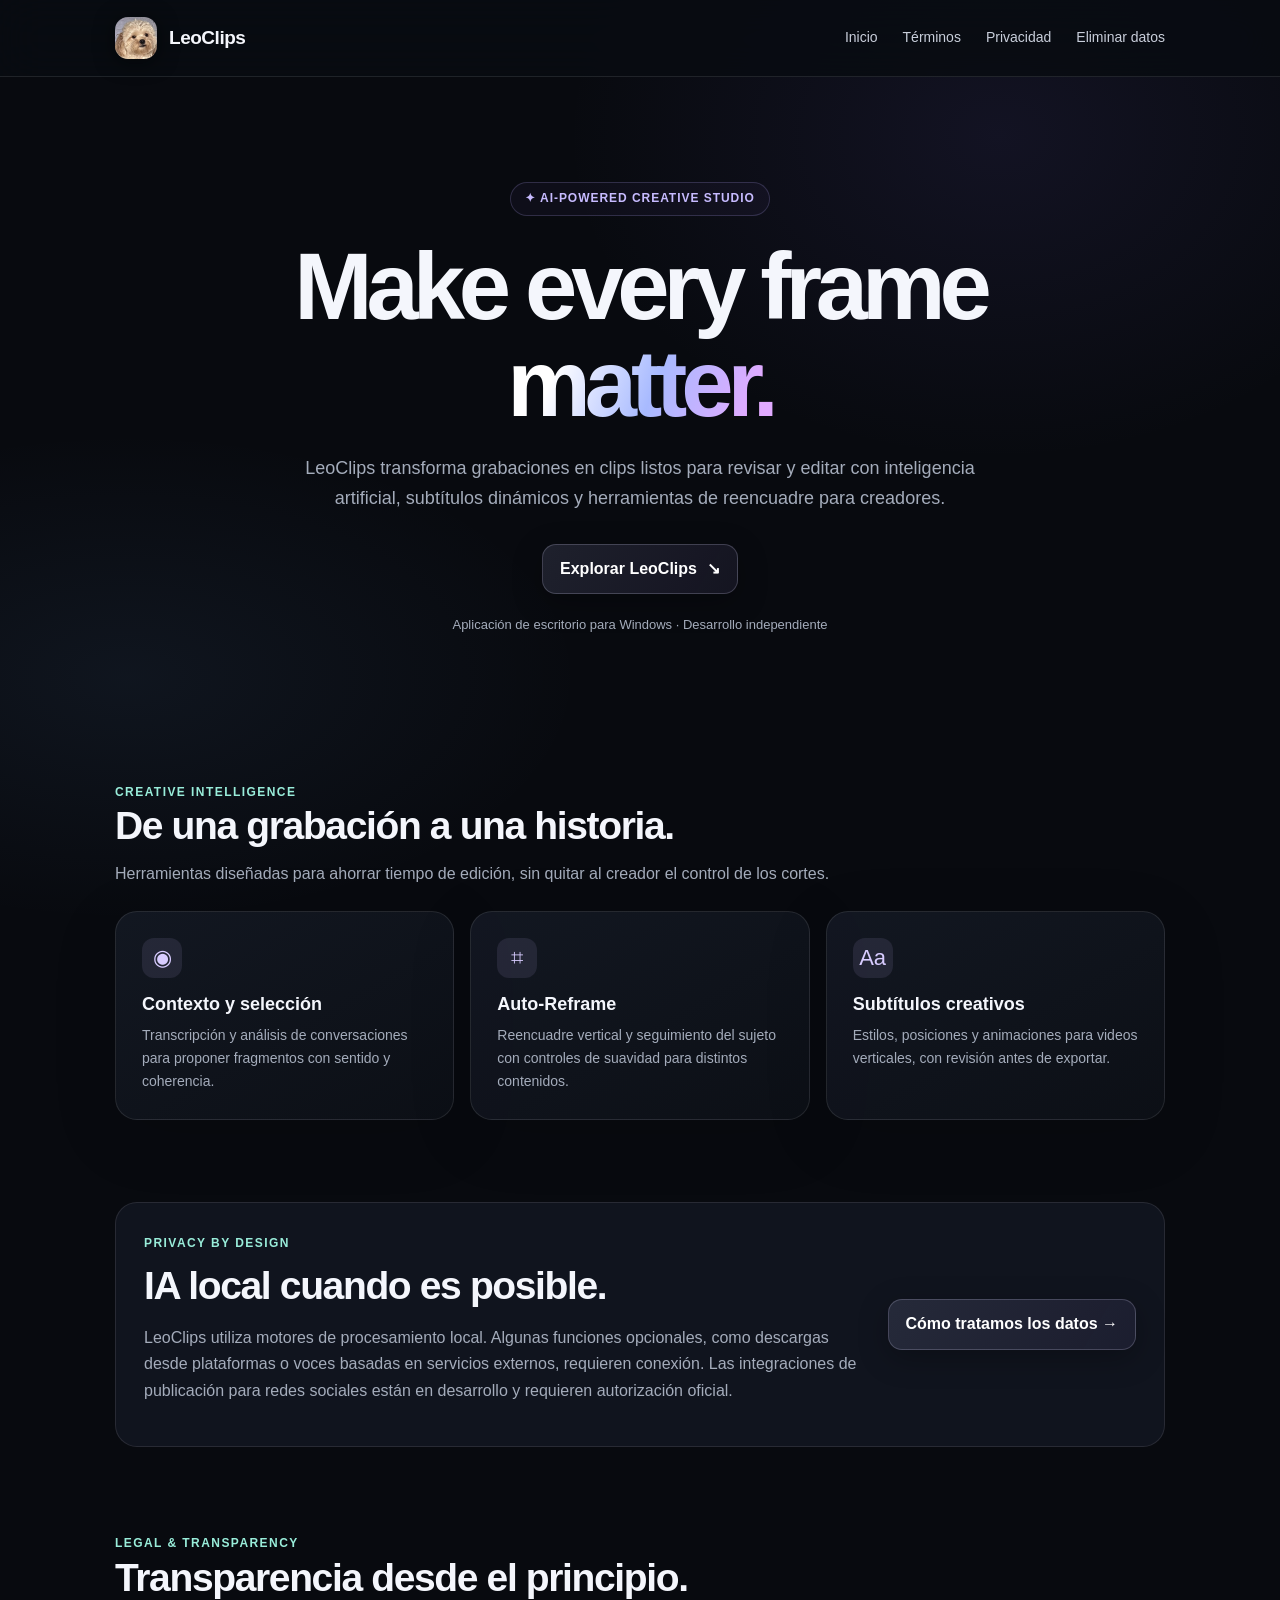
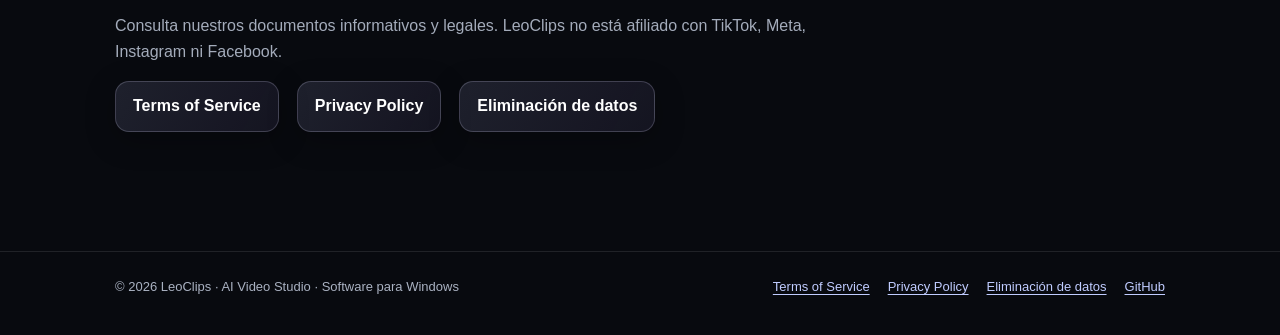
<file: index.html>
<!doctype html>
<html lang="es">
<head><meta charset="utf-8"><meta name="viewport" content="width=device-width, initial-scale=1"><meta name="theme-color" content="#080a0f"><meta name="description" content="LeoClips: edición inteligente de clips, reencuadre y subtítulos para creadores en Windows."><title>LeoClips — AI Creative Studio</title><link rel="icon" type="image/png" href="assets/favicon.png?v=2"><link rel="stylesheet" href="styles.css"></head><body>
<header class="site-header"><div class="wrap nav"><a class="brand" href="index.html"><img src="assets/leoclips-icon.webp?v=2" alt="LeoClips logo" width="42" height="42"> LeoClips</a><nav aria-label="Navegación principal"><a href="index.html">Inicio</a><a href="terms.html">Términos</a><a href="privacy.html">Privacidad</a><a href="data-deletion.html">Eliminar datos</a></nav></div></header><main><div class="wrap"><section class="hero"><span class="eyebrow">✦ AI-Powered Creative Studio</span><h1>Make every frame<br><span class="shine">matter.</span></h1><p>LeoClips transforma grabaciones en clips listos para revisar y editar con inteligencia artificial, subtítulos dinámicos y herramientas de reencuadre para creadores.</p><a class="pill" href="#funciones">Explorar LeoClips <span aria-hidden="true">↘</span></a><p style="font-size:13px;margin-top:20px">Aplicación de escritorio para Windows · Desarrollo independiente</p></section><section class="section" id="funciones"><span class="kicker">Creative intelligence</span><h2>De una grabación a una historia.</h2><p class="muted">Herramientas diseñadas para ahorrar tiempo de edición, sin quitar al creador el control de los cortes.</p><div class="cards"><article class="card"><span class="symbol" aria-hidden="true">◉</span><h3>Contexto y selección</h3><p>Transcripción y análisis de conversaciones para proponer fragmentos con sentido y coherencia.</p></article><article class="card"><span class="symbol" aria-hidden="true">⌗</span><h3>Auto-Reframe</h3><p>Reencuadre vertical y seguimiento del sujeto con controles de suavidad para distintos contenidos.</p></article><article class="card"><span class="symbol" aria-hidden="true">Aa</span><h3>Subtítulos creativos</h3><p>Estilos, posiciones y animaciones para videos verticales, con revisión antes de exportar.</p></article></div></section><section class="section"><div class="panel stack"><div style="flex:1;min-width:220px"><span class="kicker">Privacy by design</span><h2 style="margin-top:9px">IA local cuando es posible.</h2><p class="muted">LeoClips utiliza motores de procesamiento local. Algunas funciones opcionales, como descargas desde plataformas o voces basadas en servicios externos, requieren conexión. Las integraciones de publicación para redes sociales están en desarrollo y requieren autorización oficial.</p></div><a class="pill" href="privacy.html">Cómo tratamos los datos →</a></div></section><section class="section"><span class="kicker">Legal & transparency</span><h2>Transparencia desde el principio.</h2><p class="muted">Consulta nuestros documentos informativos y legales. LeoClips no está afiliado con TikTok, Meta, Instagram ni Facebook.</p><div class="stack"><a class="pill" href="terms.html">Terms of Service</a><a class="pill" href="privacy.html">Privacy Policy</a><a class="pill" href="data-deletion.html">Eliminación de datos</a></div></section></div></main><footer class="footer"><div class="wrap"><span>© 2026 LeoClips · AI Video Studio · Software para Windows</span><div class="footer-links"><a href="terms.html">Terms of Service</a><a href="privacy.html">Privacy Policy</a><a href="data-deletion.html">Eliminación de datos</a><a href="https://github.com" target="_blank" rel="noopener noreferrer">GitHub</a></div></div></footer>
</body></html>
</file>
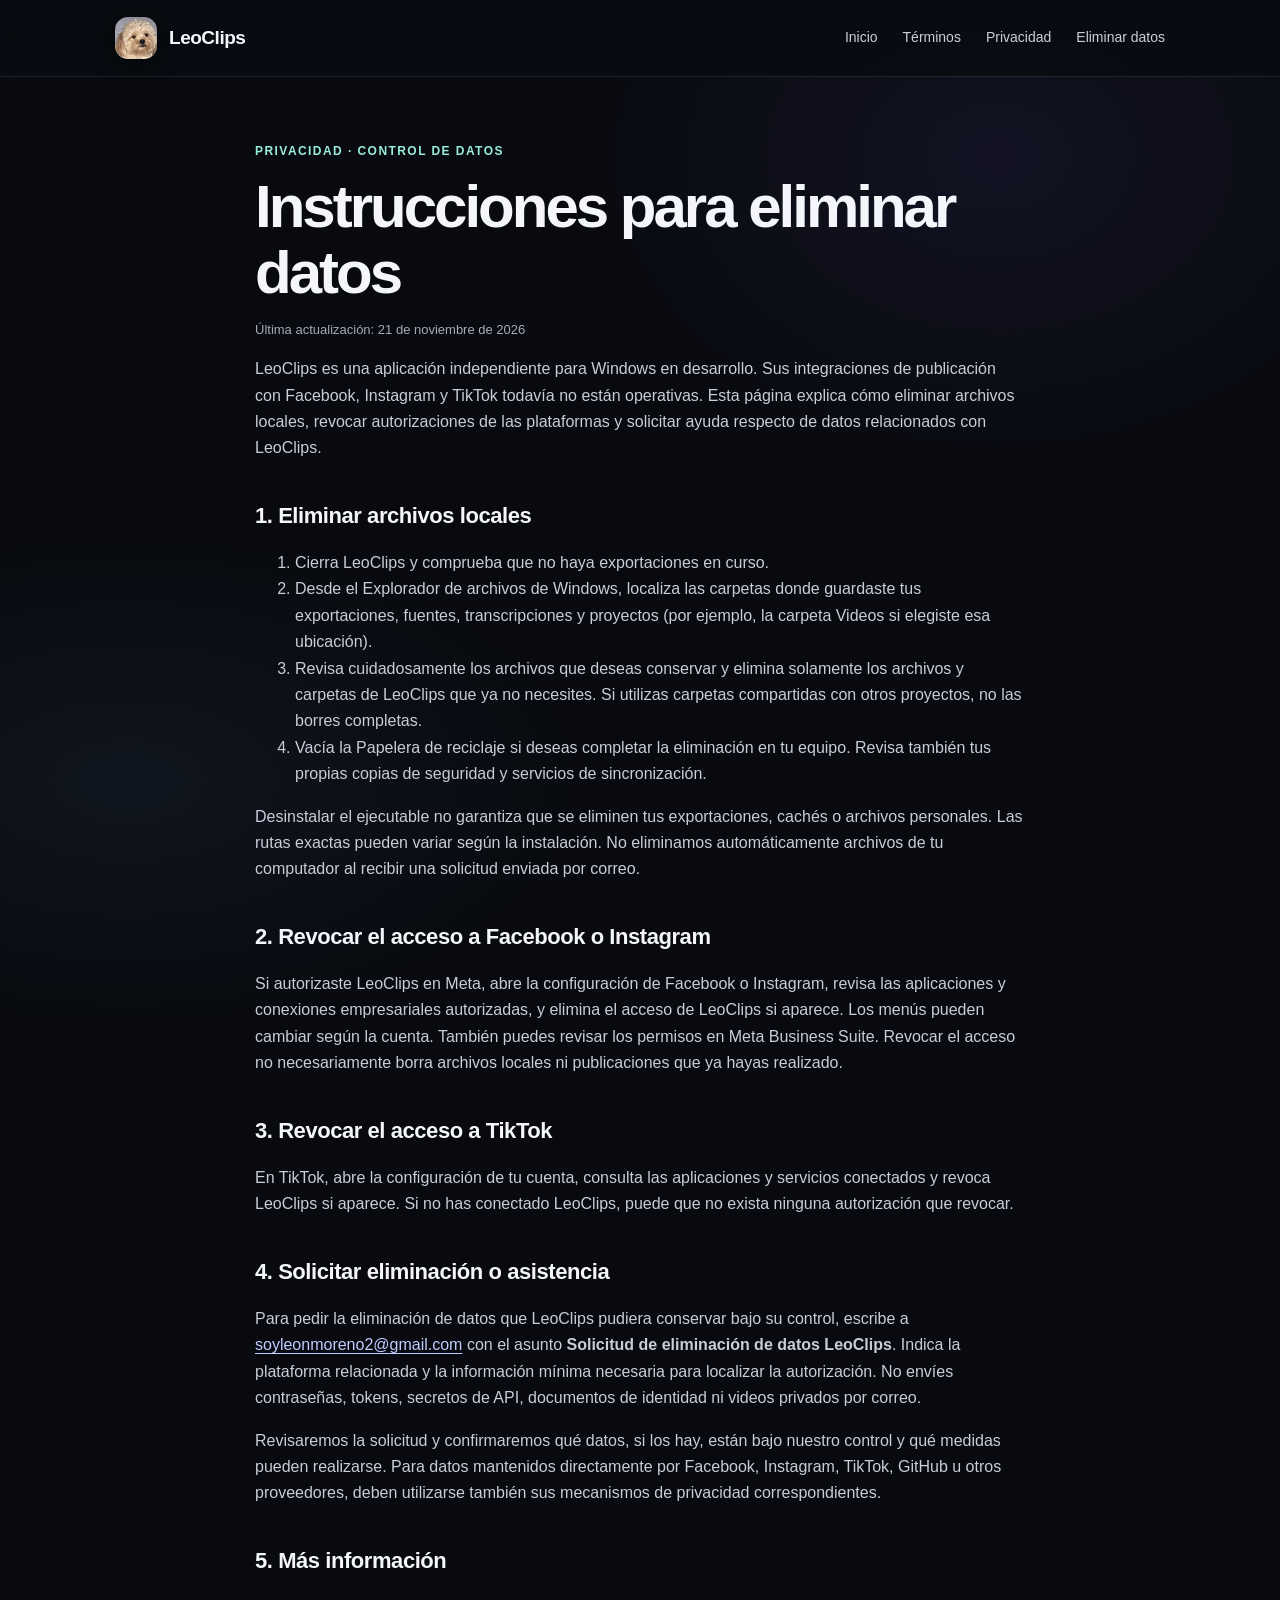
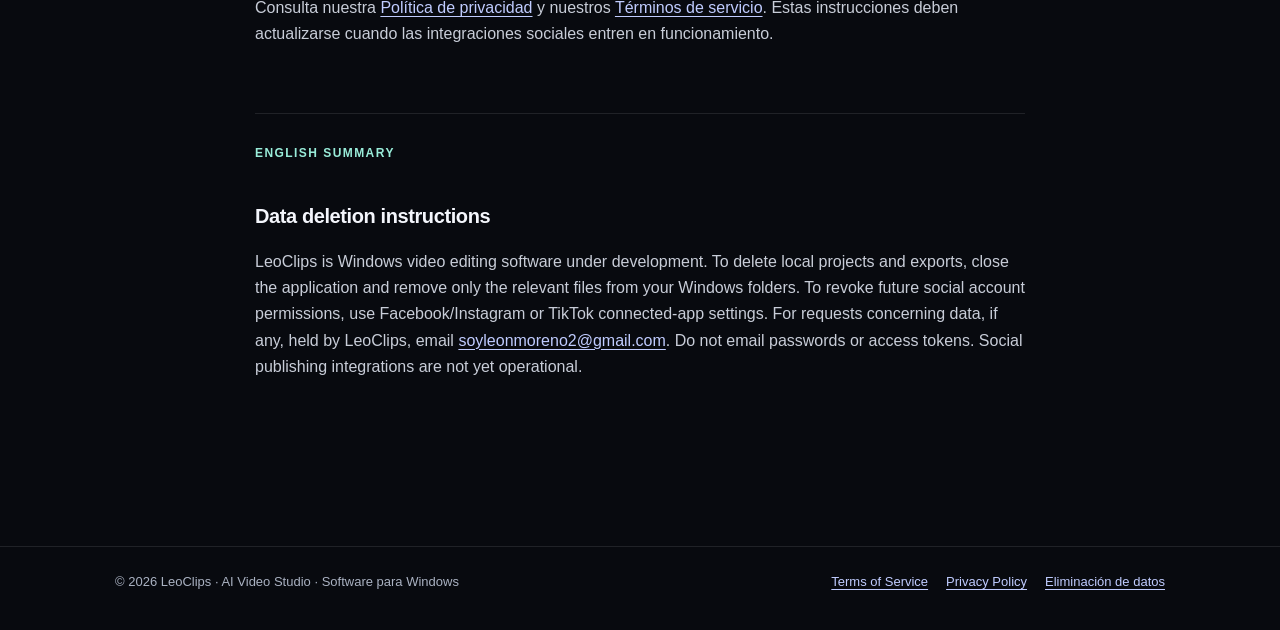
<file: data-deletion.html>
<!doctype html>
<html lang="es">
<head><meta charset="utf-8"><meta name="viewport" content="width=device-width, initial-scale=1"><meta name="theme-color" content="#080a0f"><meta name="description" content="Instrucciones para eliminar datos y revocar acceso de LeoClips."><title>Eliminación de datos — LeoClips</title><link rel="icon" type="image/png" href="assets/favicon.png?v=2"><link rel="stylesheet" href="styles.css"></head>
<body>
<header class="site-header"><div class="wrap nav"><a class="brand" href="index.html"><img src="assets/leoclips-icon.webp?v=2" alt="LeoClips logo" width="42" height="42"> LeoClips</a><nav aria-label="Navegación principal"><a href="index.html">Inicio</a><a href="terms.html">Términos</a><a href="privacy.html">Privacidad</a><a href="data-deletion.html">Eliminar datos</a></nav></div></header>
<main class="wrap legal"><div class="kicker">Privacidad · Control de datos</div><h1>Instrucciones para eliminar datos</h1><p class="date">Última actualización: 21 de noviembre de 2026</p>
<p>LeoClips es una aplicación independiente para Windows en desarrollo. Sus integraciones de publicación con Facebook, Instagram y TikTok todavía no están operativas. Esta página explica cómo eliminar archivos locales, revocar autorizaciones de las plataformas y solicitar ayuda respecto de datos relacionados con LeoClips.</p>
<h2>1. Eliminar archivos locales</h2>
<ol><li>Cierra LeoClips y comprueba que no haya exportaciones en curso.</li><li>Desde el Explorador de archivos de Windows, localiza las carpetas donde guardaste tus exportaciones, fuentes, transcripciones y proyectos (por ejemplo, la carpeta Videos si elegiste esa ubicación).</li><li>Revisa cuidadosamente los archivos que deseas conservar y elimina solamente los archivos y carpetas de LeoClips que ya no necesites. Si utilizas carpetas compartidas con otros proyectos, no las borres completas.</li><li>Vacía la Papelera de reciclaje si deseas completar la eliminación en tu equipo. Revisa también tus propias copias de seguridad y servicios de sincronización.</li></ol>
<p>Desinstalar el ejecutable no garantiza que se eliminen tus exportaciones, cachés o archivos personales. Las rutas exactas pueden variar según la instalación. No eliminamos automáticamente archivos de tu computador al recibir una solicitud enviada por correo.</p>
<h2>2. Revocar el acceso a Facebook o Instagram</h2>
<p>Si autorizaste LeoClips en Meta, abre la configuración de Facebook o Instagram, revisa las aplicaciones y conexiones empresariales autorizadas, y elimina el acceso de LeoClips si aparece. Los menús pueden cambiar según la cuenta. También puedes revisar los permisos en Meta Business Suite. Revocar el acceso no necesariamente borra archivos locales ni publicaciones que ya hayas realizado.</p>
<h2>3. Revocar el acceso a TikTok</h2>
<p>En TikTok, abre la configuración de tu cuenta, consulta las aplicaciones y servicios conectados y revoca LeoClips si aparece. Si no has conectado LeoClips, puede que no exista ninguna autorización que revocar.</p>
<h2>4. Solicitar eliminación o asistencia</h2>
<p>Para pedir la eliminación de datos que LeoClips pudiera conservar bajo su control, escribe a <a href="mailto:soyleonmoreno2@gmail.com?subject=Solicitud%20de%20eliminaci%C3%B3n%20de%20datos%20LeoClips">soyleonmoreno2@gmail.com</a> con el asunto <strong>Solicitud de eliminación de datos LeoClips</strong>. Indica la plataforma relacionada y la información mínima necesaria para localizar la autorización. No envíes contraseñas, tokens, secretos de API, documentos de identidad ni videos privados por correo.</p>
<p>Revisaremos la solicitud y confirmaremos qué datos, si los hay, están bajo nuestro control y qué medidas pueden realizarse. Para datos mantenidos directamente por Facebook, Instagram, TikTok, GitHub u otros proveedores, deben utilizarse también sus mecanismos de privacidad correspondientes.</p>
<h2>5. Más información</h2><p>Consulta nuestra <a href="privacy.html">Política de privacidad</a> y nuestros <a href="terms.html">Términos de servicio</a>. Estas instrucciones deben actualizarse cuando las integraciones sociales entren en funcionamiento.</p>
<section class="en" lang="en"><div class="kicker">English summary</div><h2>Data deletion instructions</h2><p>LeoClips is Windows video editing software under development. To delete local projects and exports, close the application and remove only the relevant files from your Windows folders. To revoke future social account permissions, use Facebook/Instagram or TikTok connected-app settings. For requests concerning data, if any, held by LeoClips, email <a href="mailto:soyleonmoreno2@gmail.com">soyleonmoreno2@gmail.com</a>. Do not email passwords or access tokens. Social publishing integrations are not yet operational.</p></section>
</main><footer class="footer"><div class="wrap"><span>© 2026 LeoClips · AI Video Studio · Software para Windows</span><div class="footer-links"><a href="terms.html">Terms of Service</a><a href="privacy.html">Privacy Policy</a><a href="data-deletion.html">Eliminación de datos</a></div></div></footer>
</body></html>
</file>
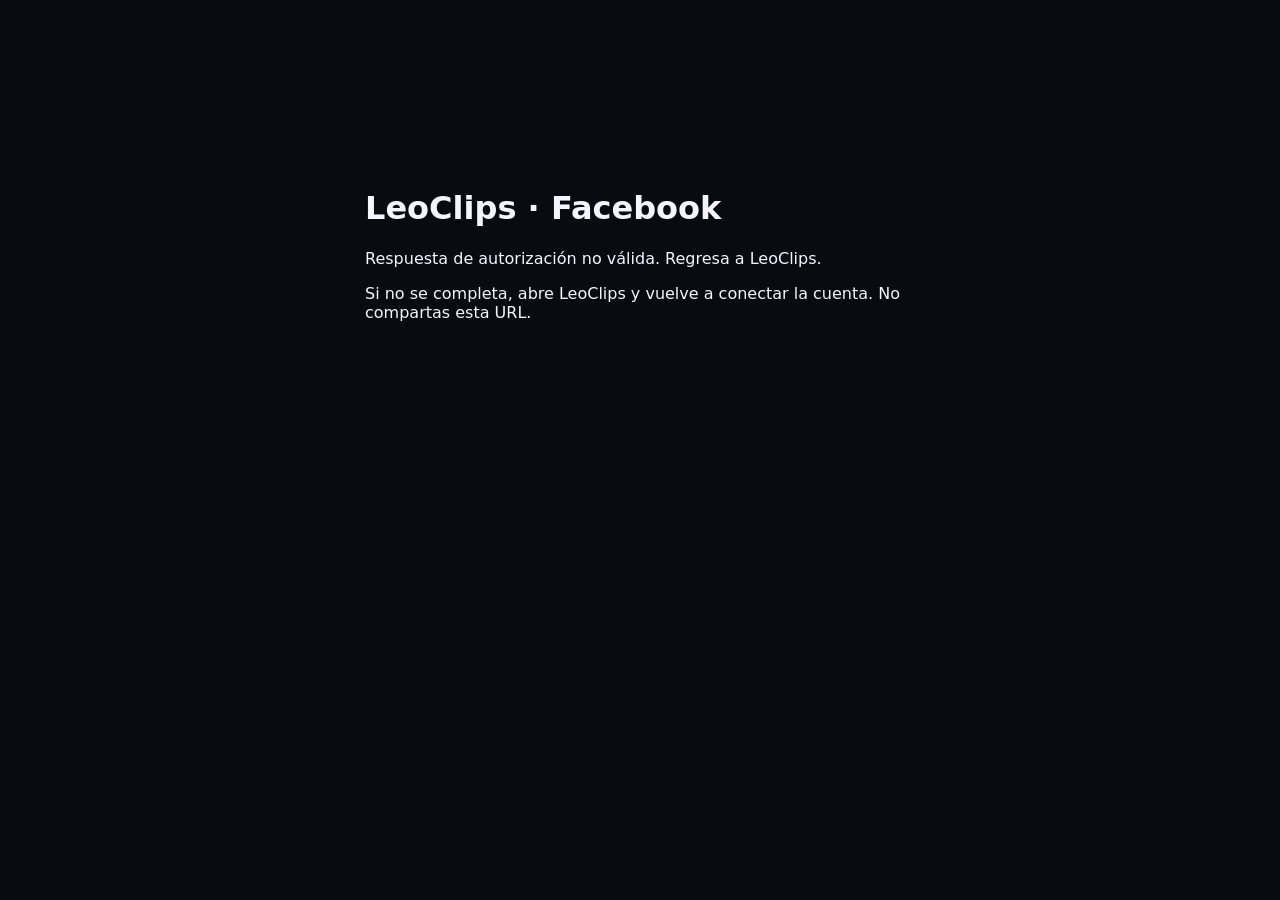
<file: facebook-oauth-callback.html>
<!doctype html><html lang="es"><head><meta charset="utf-8"><meta name="viewport" content="width=device-width,initial-scale=1"><meta name="referrer" content="no-referrer"><meta http-equiv="Content-Security-Policy" content="default-src 'none'; script-src 'sha256-gOfN8h6cliMSKU4TFoMI8XSJknA3dGtuqOJoZUVWxtU='; style-src 'unsafe-inline'; base-uri 'none'; form-action 'none'"><title>LeoClips | Autorización Facebook</title><style>html,body{background:#090b10;color:#f3f5ff;font-family:system-ui,sans-serif;margin:0}main{max-width:550px;margin:16vh auto;padding:24px}</style></head><body><main><h1>LeoClips · Facebook</h1><p id="message">Devolviendo autorización al programa de Windows…</p><p>Si no se completa, abre LeoClips y vuelve a conectar la cuenta. No compartas esta URL.</p></main><script>(()=>{const p=new URLSearchParams(location.search),next=new URLSearchParams();for(const k of ['code','state','error','error_reason','error_description'])if(p.has(k)&&p.getAll(k).length===1)next.set(k,p.get(k));if(!next.has('state')||(!next.has('code')&&!next.has('error'))){document.getElementById('message').textContent='Respuesta de autorización no válida. Regresa a LeoClips.';return;}location.replace('http://127.0.0.1:3456/callback/?'+next.toString());})();</script></body></html>
</file>
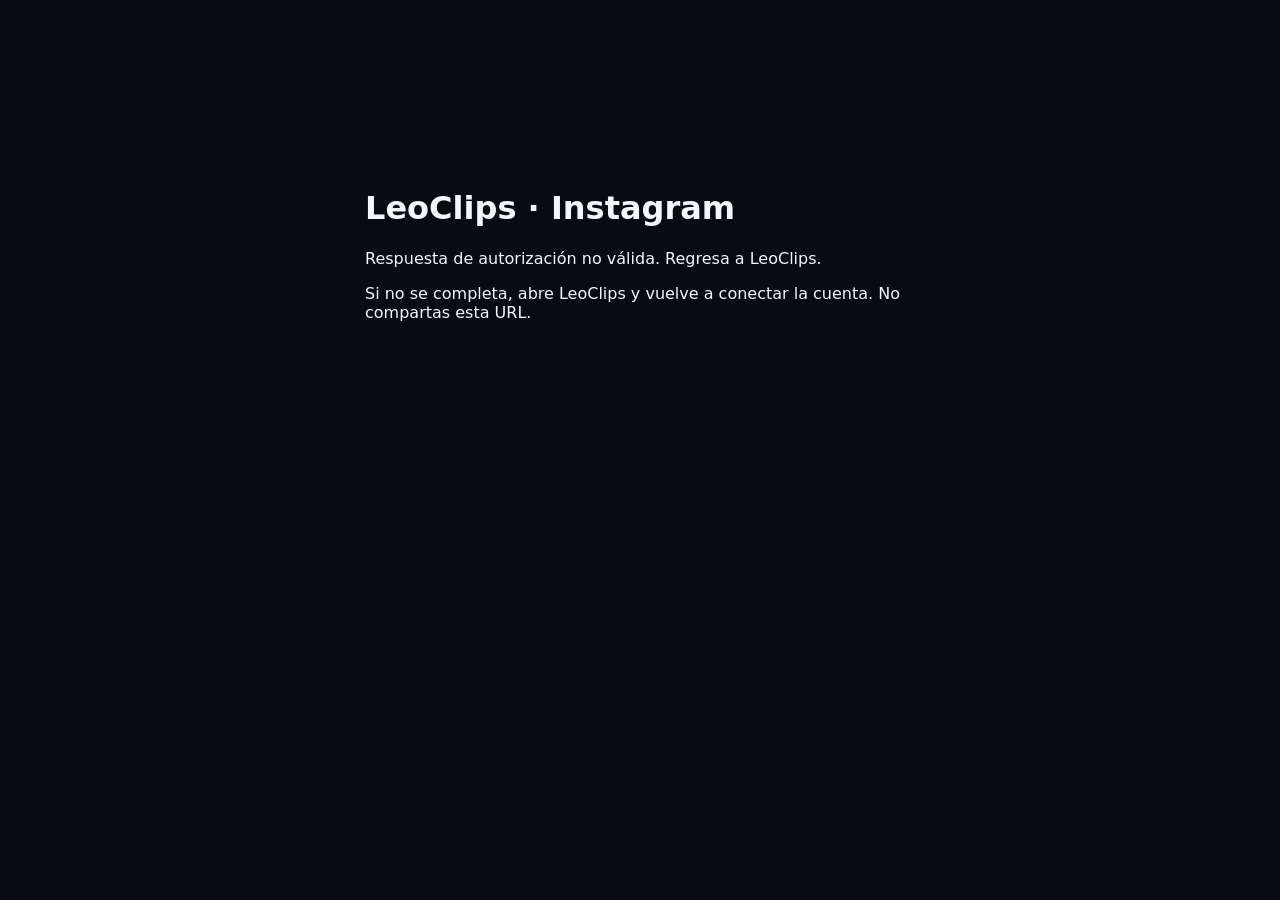
<file: instagram-oauth-callback.html>
<!doctype html><html lang="es"><head><meta charset="utf-8"><meta name="viewport" content="width=device-width,initial-scale=1"><meta name="referrer" content="no-referrer"><meta http-equiv="Content-Security-Policy" content="default-src 'none'; script-src 'sha256-ThfVizx2mYvHSL/rXpc4/aD+tboNZnpTC8V7XGUOMHA='; style-src 'unsafe-inline'; base-uri 'none'; form-action 'none'"><title>LeoClips | Autorización Instagram</title><style>html,body{background:#090b10;color:#f3f5ff;font-family:system-ui,sans-serif;margin:0}main{max-width:550px;margin:16vh auto;padding:24px}</style></head><body><main><h1>LeoClips · Instagram</h1><p id="message">Devolviendo autorización al programa de Windows…</p><p>Si no se completa, abre LeoClips y vuelve a conectar la cuenta. No compartas esta URL.</p></main><script>(()=>{const p=new URLSearchParams(location.search),next=new URLSearchParams();for(const k of ['code','state','error','error_reason','error_description'])if(p.has(k)&&p.getAll(k).length===1)next.set(k,p.get(k));if(!next.has('state')||(!next.has('code')&&!next.has('error'))){document.getElementById('message').textContent='Respuesta de autorización no válida. Regresa a LeoClips.';return;}location.replace('http://127.0.0.1:3457/callback/?'+next.toString());})();</script></body></html>
</file>
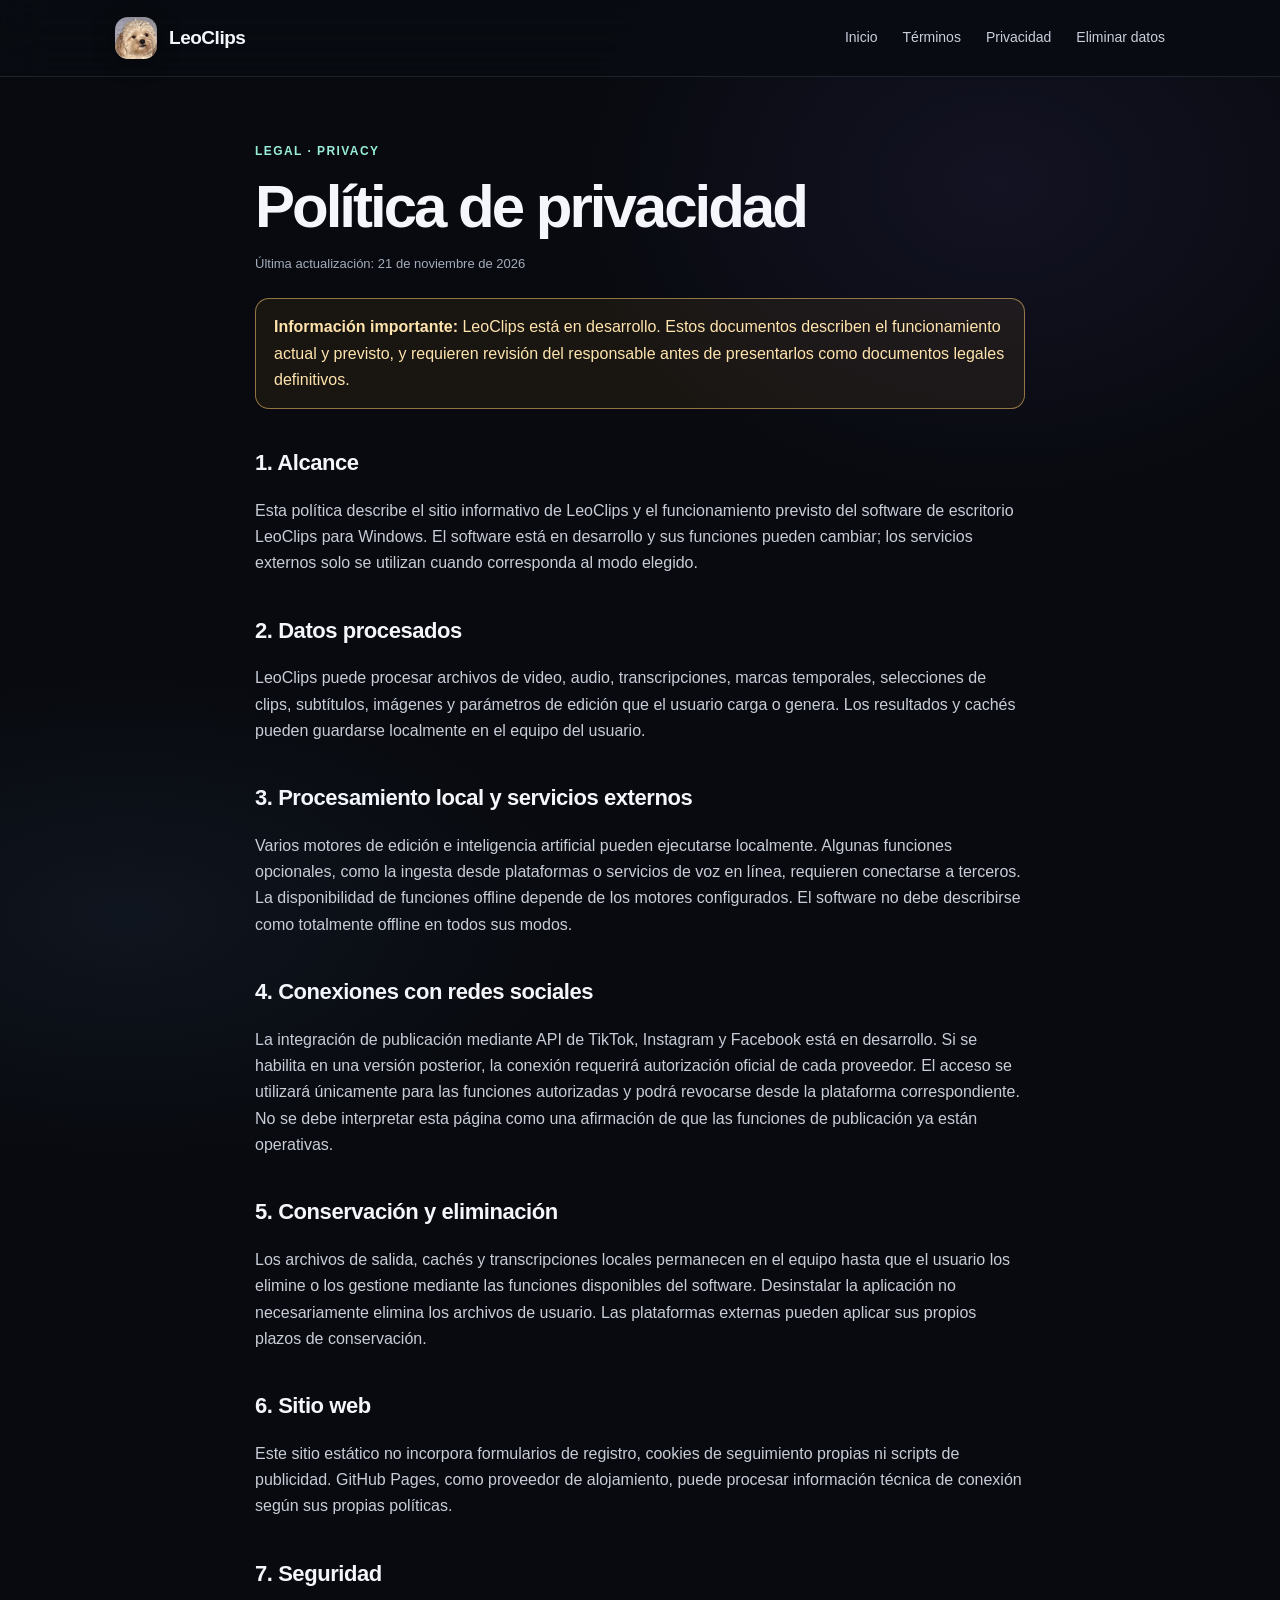
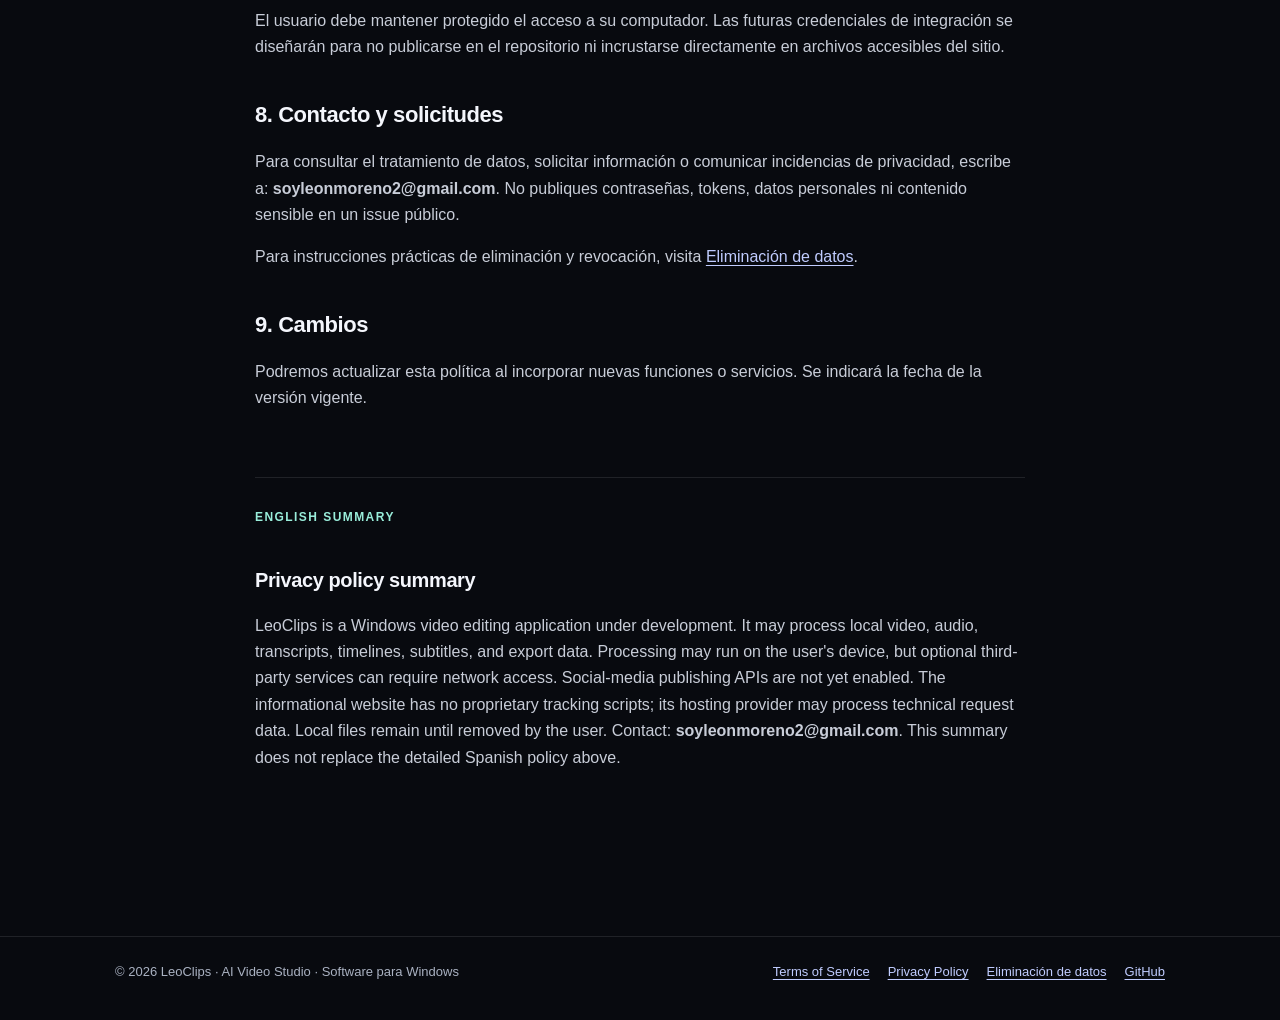
<file: privacy.html>
<!doctype html>
<html lang="es">
<head><meta charset="utf-8"><meta name="viewport" content="width=device-width, initial-scale=1"><meta name="theme-color" content="#080a0f"><meta name="description" content="Política de privacidad de LeoClips Studio: datos locales, servicios opcionales y conexiones."><title>Privacy Policy — LeoClips</title><link rel="icon" type="image/png" href="assets/favicon.png?v=2"><link rel="stylesheet" href="styles.css"></head><body>
<header class="site-header"><div class="wrap nav"><a class="brand" href="index.html"><img src="assets/leoclips-icon.webp?v=2" alt="LeoClips logo" width="42" height="42"> LeoClips</a><nav aria-label="Navegación principal"><a href="index.html">Inicio</a><a href="terms.html">Términos</a><a href="privacy.html">Privacidad</a><a href="data-deletion.html">Eliminar datos</a></nav></div></header><main class="wrap legal"><div class="kicker">Legal · Privacy</div><h1>Política de privacidad</h1><p class="date">Última actualización: 21 de noviembre de 2026</p><aside class="notice"><strong>Información importante:</strong> LeoClips está en desarrollo. Estos documentos describen el funcionamiento actual y previsto, y requieren revisión del responsable antes de presentarlos como documentos legales definitivos.</aside>
<h2>1. Alcance</h2><p>Esta política describe el sitio informativo de LeoClips y el funcionamiento previsto del software de escritorio LeoClips para Windows. El software está en desarrollo y sus funciones pueden cambiar; los servicios externos solo se utilizan cuando corresponda al modo elegido.</p>
<h2>2. Datos procesados</h2><p>LeoClips puede procesar archivos de video, audio, transcripciones, marcas temporales, selecciones de clips, subtítulos, imágenes y parámetros de edición que el usuario carga o genera. Los resultados y cachés pueden guardarse localmente en el equipo del usuario.</p>
<h2>3. Procesamiento local y servicios externos</h2><p>Varios motores de edición e inteligencia artificial pueden ejecutarse localmente. Algunas funciones opcionales, como la ingesta desde plataformas o servicios de voz en línea, requieren conectarse a terceros. La disponibilidad de funciones offline depende de los motores configurados. El software no debe describirse como totalmente offline en todos sus modos.</p>
<h2>4. Conexiones con redes sociales</h2><p>La integración de publicación mediante API de TikTok, Instagram y Facebook está en desarrollo. Si se habilita en una versión posterior, la conexión requerirá autorización oficial de cada proveedor. El acceso se utilizará únicamente para las funciones autorizadas y podrá revocarse desde la plataforma correspondiente. No se debe interpretar esta página como una afirmación de que las funciones de publicación ya están operativas.</p>
<h2>5. Conservación y eliminación</h2><p>Los archivos de salida, cachés y transcripciones locales permanecen en el equipo hasta que el usuario los elimine o los gestione mediante las funciones disponibles del software. Desinstalar la aplicación no necesariamente elimina los archivos de usuario. Las plataformas externas pueden aplicar sus propios plazos de conservación.</p>
<h2>6. Sitio web</h2><p>Este sitio estático no incorpora formularios de registro, cookies de seguimiento propias ni scripts de publicidad. GitHub Pages, como proveedor de alojamiento, puede procesar información técnica de conexión según sus propias políticas.</p>
<h2>7. Seguridad</h2><p>El usuario debe mantener protegido el acceso a su computador. Las futuras credenciales de integración se diseñarán para no publicarse en el repositorio ni incrustarse directamente en archivos accesibles del sitio.</p>
<h2>8. Contacto y solicitudes</h2><p>Para consultar el tratamiento de datos, solicitar información o comunicar incidencias de privacidad, escribe a: <strong>soyleonmoreno2@gmail.com</strong>. No publiques contraseñas, tokens, datos personales ni contenido sensible en un issue público.</p>
<p>Para instrucciones prácticas de eliminación y revocación, visita <a href="data-deletion.html">Eliminación de datos</a>.</p><h2>9. Cambios</h2><p>Podremos actualizar esta política al incorporar nuevas funciones o servicios. Se indicará la fecha de la versión vigente.</p>
<section class="en" lang="en"><div class="kicker">English summary</div><h2>Privacy policy summary</h2><p>LeoClips is a Windows video editing application under development. It may process local video, audio, transcripts, timelines, subtitles, and export data. Processing may run on the user's device, but optional third-party services can require network access. Social-media publishing APIs are not yet enabled. The informational website has no proprietary tracking scripts; its hosting provider may process technical request data. Local files remain until removed by the user. Contact: <strong>soyleonmoreno2@gmail.com</strong>. This summary does not replace the detailed Spanish policy above.</p></section></main><footer class="footer"><div class="wrap"><span>© 2026 LeoClips · AI Video Studio · Software para Windows</span><div class="footer-links"><a href="terms.html">Terms of Service</a><a href="privacy.html">Privacy Policy</a><a href="data-deletion.html">Eliminación de datos</a><a href="https://github.com" target="_blank" rel="noopener noreferrer">GitHub</a></div></div></footer>
</body></html>
</file>
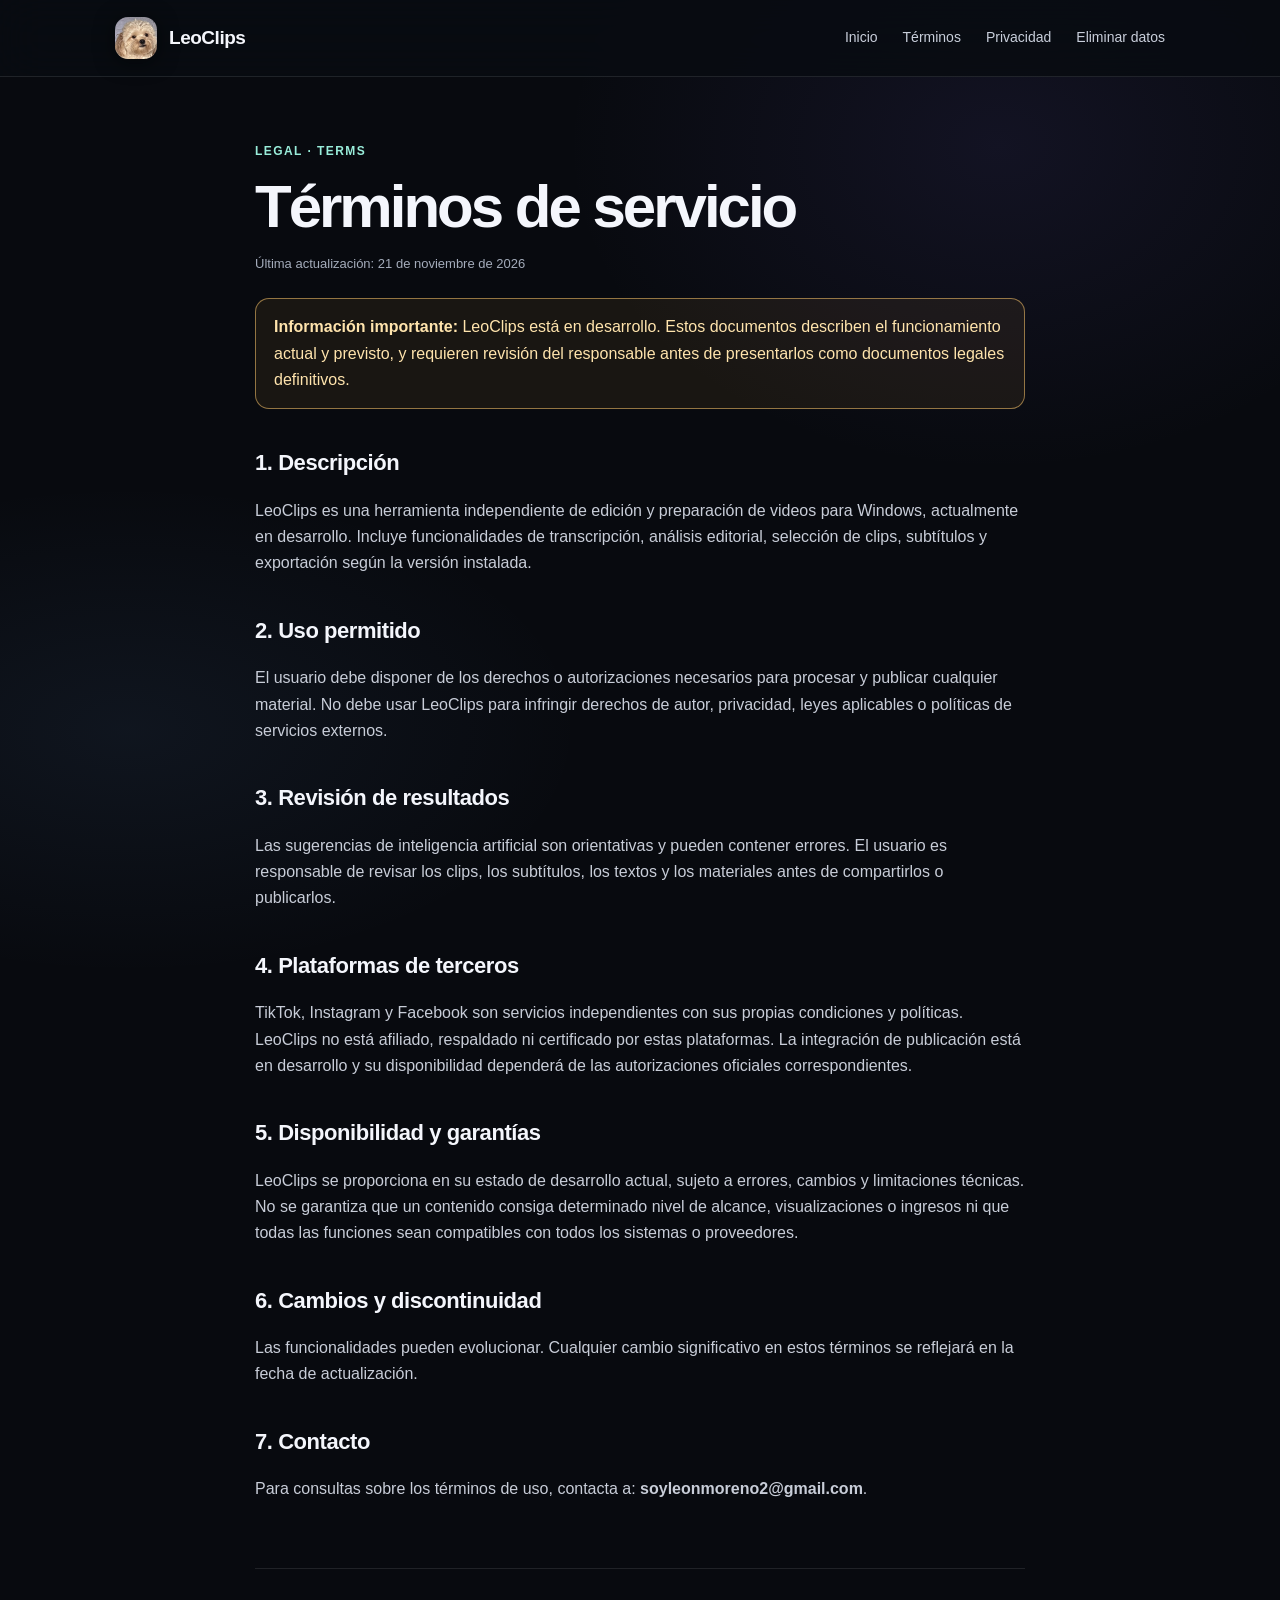
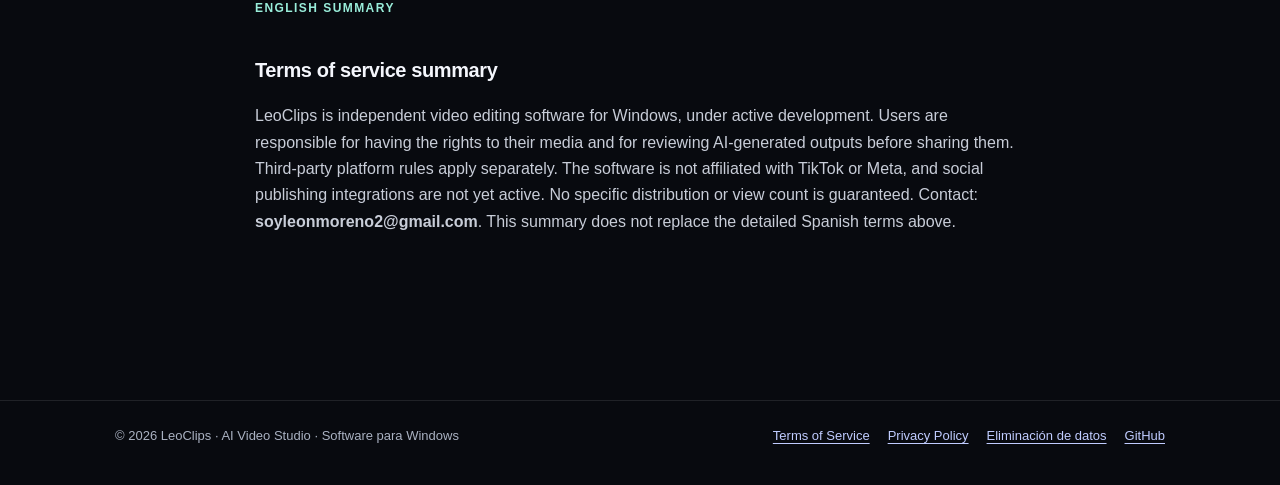
<file: terms.html>
<!doctype html>
<html lang="es">
<head><meta charset="utf-8"><meta name="viewport" content="width=device-width, initial-scale=1"><meta name="theme-color" content="#080a0f"><meta name="description" content="Términos de uso de LeoClips Studio, software independiente de edición de videos."><title>Terms of Service — LeoClips</title><link rel="icon" type="image/png" href="assets/favicon.png?v=2"><link rel="stylesheet" href="styles.css"></head><body>
<header class="site-header"><div class="wrap nav"><a class="brand" href="index.html"><img src="assets/leoclips-icon.webp?v=2" alt="LeoClips logo" width="42" height="42"> LeoClips</a><nav aria-label="Navegación principal"><a href="index.html">Inicio</a><a href="terms.html">Términos</a><a href="privacy.html">Privacidad</a><a href="data-deletion.html">Eliminar datos</a></nav></div></header><main class="wrap legal"><div class="kicker">Legal · Terms</div><h1>Términos de servicio</h1><p class="date">Última actualización: 21 de noviembre de 2026</p><aside class="notice"><strong>Información importante:</strong> LeoClips está en desarrollo. Estos documentos describen el funcionamiento actual y previsto, y requieren revisión del responsable antes de presentarlos como documentos legales definitivos.</aside>
<h2>1. Descripción</h2><p>LeoClips es una herramienta independiente de edición y preparación de videos para Windows, actualmente en desarrollo. Incluye funcionalidades de transcripción, análisis editorial, selección de clips, subtítulos y exportación según la versión instalada.</p>
<h2>2. Uso permitido</h2><p>El usuario debe disponer de los derechos o autorizaciones necesarios para procesar y publicar cualquier material. No debe usar LeoClips para infringir derechos de autor, privacidad, leyes aplicables o políticas de servicios externos.</p>
<h2>3. Revisión de resultados</h2><p>Las sugerencias de inteligencia artificial son orientativas y pueden contener errores. El usuario es responsable de revisar los clips, los subtítulos, los textos y los materiales antes de compartirlos o publicarlos.</p>
<h2>4. Plataformas de terceros</h2><p>TikTok, Instagram y Facebook son servicios independientes con sus propias condiciones y políticas. LeoClips no está afiliado, respaldado ni certificado por estas plataformas. La integración de publicación está en desarrollo y su disponibilidad dependerá de las autorizaciones oficiales correspondientes.</p>
<h2>5. Disponibilidad y garantías</h2><p>LeoClips se proporciona en su estado de desarrollo actual, sujeto a errores, cambios y limitaciones técnicas. No se garantiza que un contenido consiga determinado nivel de alcance, visualizaciones o ingresos ni que todas las funciones sean compatibles con todos los sistemas o proveedores.</p>
<h2>6. Cambios y discontinuidad</h2><p>Las funcionalidades pueden evolucionar. Cualquier cambio significativo en estos términos se reflejará en la fecha de actualización.</p>
<h2>7. Contacto</h2><p>Para consultas sobre los términos de uso, contacta a: <strong>soyleonmoreno2@gmail.com</strong>.</p>
<section class="en" lang="en"><div class="kicker">English summary</div><h2>Terms of service summary</h2><p>LeoClips is independent video editing software for Windows, under active development. Users are responsible for having the rights to their media and for reviewing AI-generated outputs before sharing them. Third-party platform rules apply separately. The software is not affiliated with TikTok or Meta, and social publishing integrations are not yet active. No specific distribution or view count is guaranteed. Contact: <strong>soyleonmoreno2@gmail.com</strong>. This summary does not replace the detailed Spanish terms above.</p></section></main><footer class="footer"><div class="wrap"><span>© 2026 LeoClips · AI Video Studio · Software para Windows</span><div class="footer-links"><a href="terms.html">Terms of Service</a><a href="privacy.html">Privacy Policy</a><a href="data-deletion.html">Eliminación de datos</a><a href="https://github.com" target="_blank" rel="noopener noreferrer">GitHub</a></div></div></footer>
</body></html>
</file>
<file: styles.css>
/* LeoClips — independent static website, no frameworks or trackers */
:root{color-scheme:dark;--bg:#080a0f;--panel:#11151f;--line:#ffffff19;--fg:#f4f6fc;--muted:#a4acbb;--accent:#a7b9ff;--violet:#a982f6;--mint:#99edda}
*{box-sizing:border-box}html{scroll-behavior:smooth}body{margin:0;font-family:"Segoe UI Variable", "Segoe UI",-apple-system,BlinkMacSystemFont,Arial,sans-serif;color:var(--fg);background:radial-gradient(ellipse 600px 450px at 78% 7%,#6757c01d,transparent 72%),radial-gradient(ellipse 650px 350px at 10% 35%,#72a8ed12,transparent 70%),var(--bg);line-height:1.65;min-height:100vh}
a{color:#c0ccff;text-underline-offset:3px}a:hover{color:#e3eaff}.wrap{max-width:1100px;margin:auto;padding:0 25px}.site-header{position:sticky;top:0;z-index:20;background:#090c12dd;backdrop-filter:blur(22px);border-bottom:1px solid var(--line)}.nav{display:flex;align-items:center;justify-content:space-between;min-height:76px;gap:16px}.brand{display:flex;align-items:center;gap:12px;color:var(--fg);text-decoration:none;font-weight:780;font-size:19px;letter-spacing:-.025em}.brand img{width:42px;height:42px;border-radius:13px;object-fit:cover;box-shadow:0 3px 20px #0008}nav{display:flex;gap:25px;align-items:center;flex-wrap:wrap}nav a{color:#c9cfdb;text-decoration:none;font-size:14px}nav a:hover{color:white}.hero{padding:105px 0 85px;text-align:center;max-width:900px;margin:0 auto}.eyebrow{display:inline-flex;align-items:center;gap:9px;border:1px solid #b9adff32;border-radius:999px;padding:6px 14px;color:#c7bbff;background:#8063cc0d;font-size:12px;font-weight:650;letter-spacing:.08em;text-transform:uppercase}.hero h1{font-size:clamp(45px,8.2vw,94px);line-height:1.035;letter-spacing:-.065em;margin:22px 0;font-weight:820}.shine{background:linear-gradient(110deg,#ffffff 20%,#a8baff 55%,#e1aaff 90%);color:transparent;background-clip:text}.hero p{max-width:670px;margin:0 auto 30px;font-size:18px;color:var(--muted)}.pill{display:inline-flex;padding:11px 17px;border:1px solid #e0dbff35;border-radius:14px;align-items:center;gap:10px;color:white;text-decoration:none;background:linear-gradient(120deg,#b9c4fb20,#8e7ad118);font-weight:630;transition:transform .18s,background .18s,box-shadow .18s;box-shadow:0 8px 30px #0004}.pill:hover{transform:translateY(-2px);background:#9b88db30;box-shadow:0 10px 38px #a08cfa20}.muted{color:var(--muted)}.section{padding:27px 0 55px}.section h2{font-size:clamp(27px,4vw,39px);line-height:1.15;letter-spacing:-.035em;margin:0 0 12px}.section>p{max-width:720px;margin-top:0}.cards{display:grid;grid-template-columns:repeat(3,minmax(0,1fr));gap:16px;margin-top:24px}.card{min-height:194px;border:1px solid var(--line);background:linear-gradient(150deg,#1b223090,#10141c90);border-radius:22px;padding:26px;box-shadow:0 16px 65px #0002;transition:transform .2s,border-color .2s}.card:hover{transform:translateY(-3px);border-color:#a7b9ff55}.card h3{font-size:18px;line-height:1.3;margin:15px 0 7px}.card p{color:var(--muted);font-size:14px;margin:0}.symbol{display:inline-flex;width:40px;height:40px;border-radius:12px;justify-content:center;align-items:center;background:#c2aff21b;color:#d8ccff;font-size:22px}.panel{padding:26px 28px;border-radius:22px;border:1px solid var(--line);background:#141926b3}.stack{display:flex;gap:18px;align-items:center;flex-wrap:wrap}.footer{margin-top:64px;border-top:1px solid var(--line);padding:24px 0 38px;color:#aab2c2;font-size:13px}.footer .wrap{display:flex;justify-content:space-between;flex-wrap:wrap;gap:16px}.footer-links{display:flex;flex-wrap:wrap;gap:18px}.legal{max-width:820px;padding-top:65px;padding-bottom:85px}.legal h1{font-size:clamp(38px,6vw,60px);letter-spacing:-.05em;line-height:1.1;margin:12px 0}.legal h2{font-size:22px;margin:36px 0 9px;letter-spacing:-.02em}.legal p,.legal li{color:#c8cdd8}.legal ul{padding-left:23px}.legal .date{font-size:13px;color:var(--muted)}.notice{border:1px solid #ffc86e88;background:#d8a03c15;border-radius:14px;padding:15px 18px;margin:24px 0;color:#ffe4ad}.kicker{font-size:12px;text-transform:uppercase;color:var(--mint);letter-spacing:.12em;font-weight:720}.legal .en{margin-top:65px;padding-top:30px;border-top:1px solid var(--line)}.legal .en h2{font-size:20px}.legal a{overflow-wrap:anywhere}code{background:#ffffff18;padding:2px 5px;border-radius:4px}
@media(max-width:750px){.nav{padding:10px 0;align-items:flex-start}.nav nav{gap:12px;justify-content:flex-end}.nav nav a{font-size:12px}.brand{font-size:16px}.brand img{width:35px;height:35px}.hero{padding:75px 0 55px}.hero p{font-size:16px}.cards{grid-template-columns:1fr}.legal{padding-top:35px}.panel{padding:20px}.footer .wrap{display:block}.footer-links{margin-top:10px}}
@media(prefers-reduced-motion:reduce){*,*:before,*:after{scroll-behavior:auto!important;transition:none!important;animation:none!important}}
</file>
